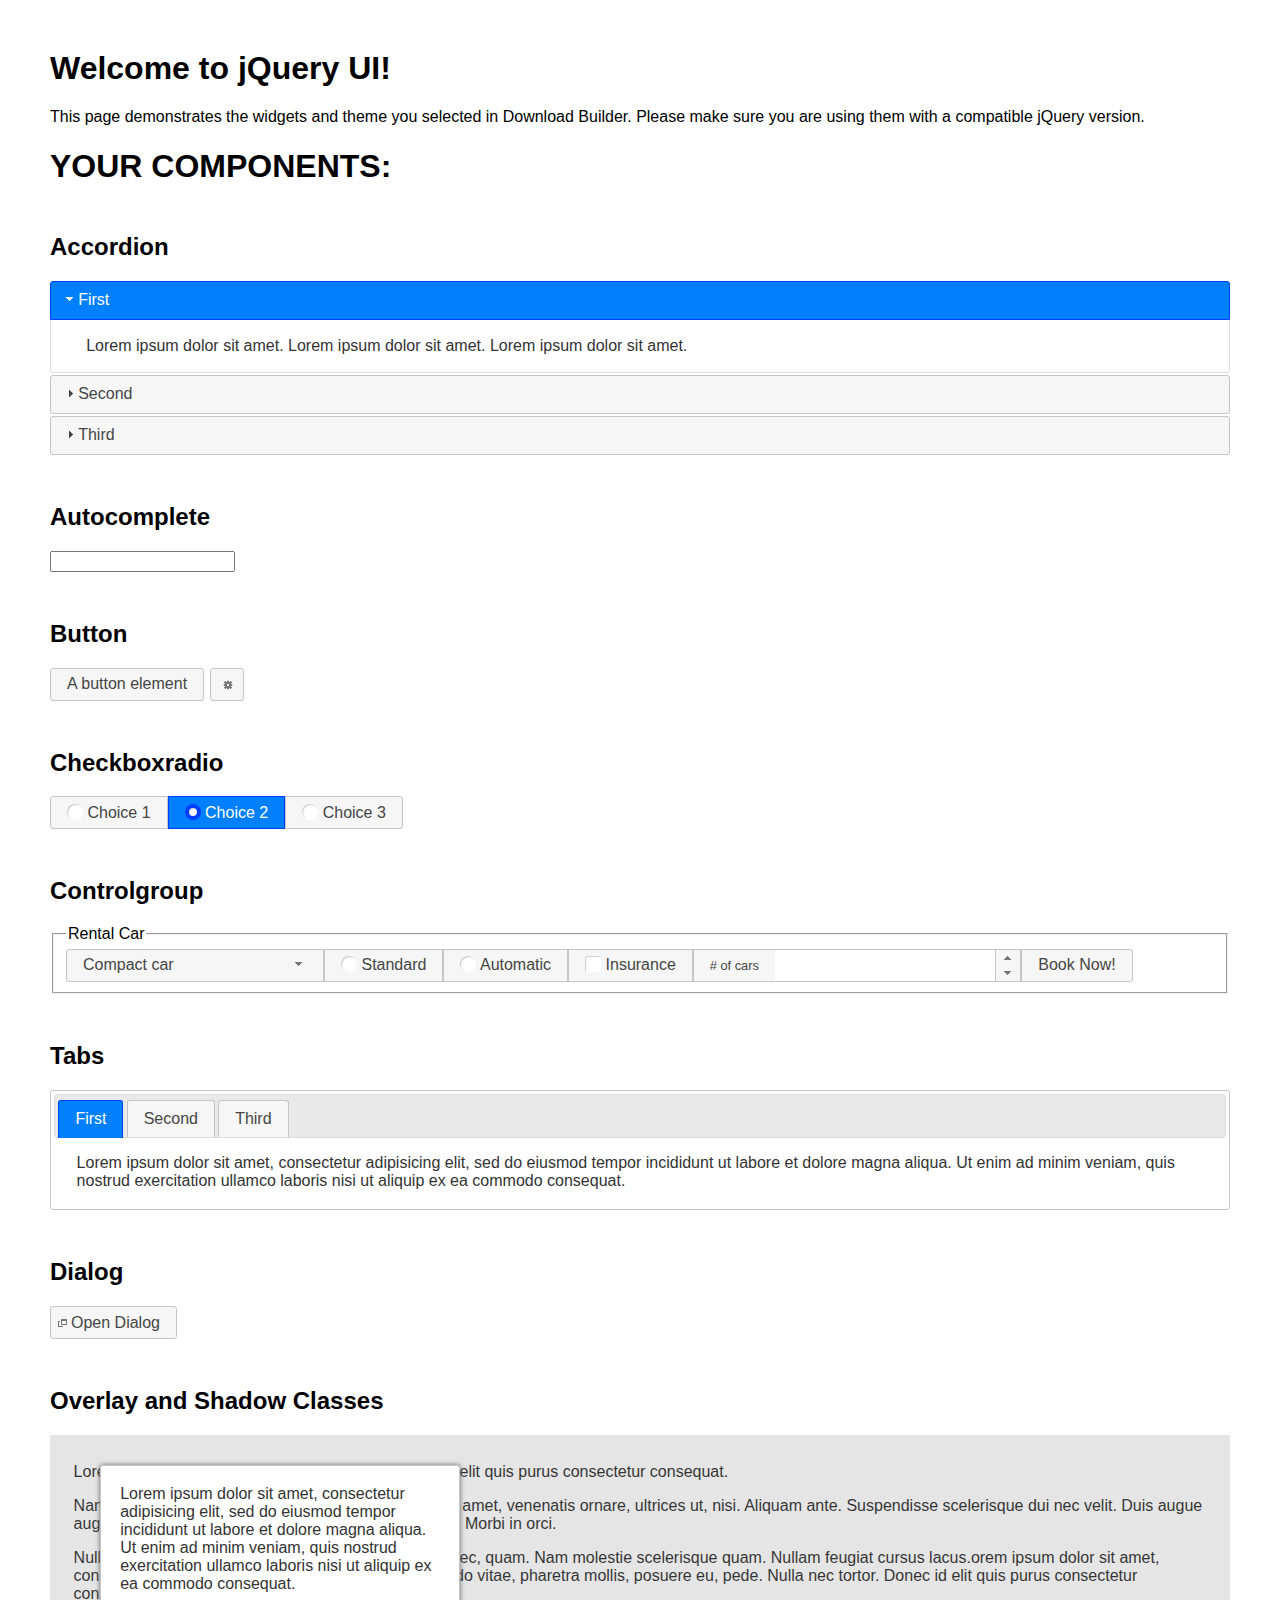
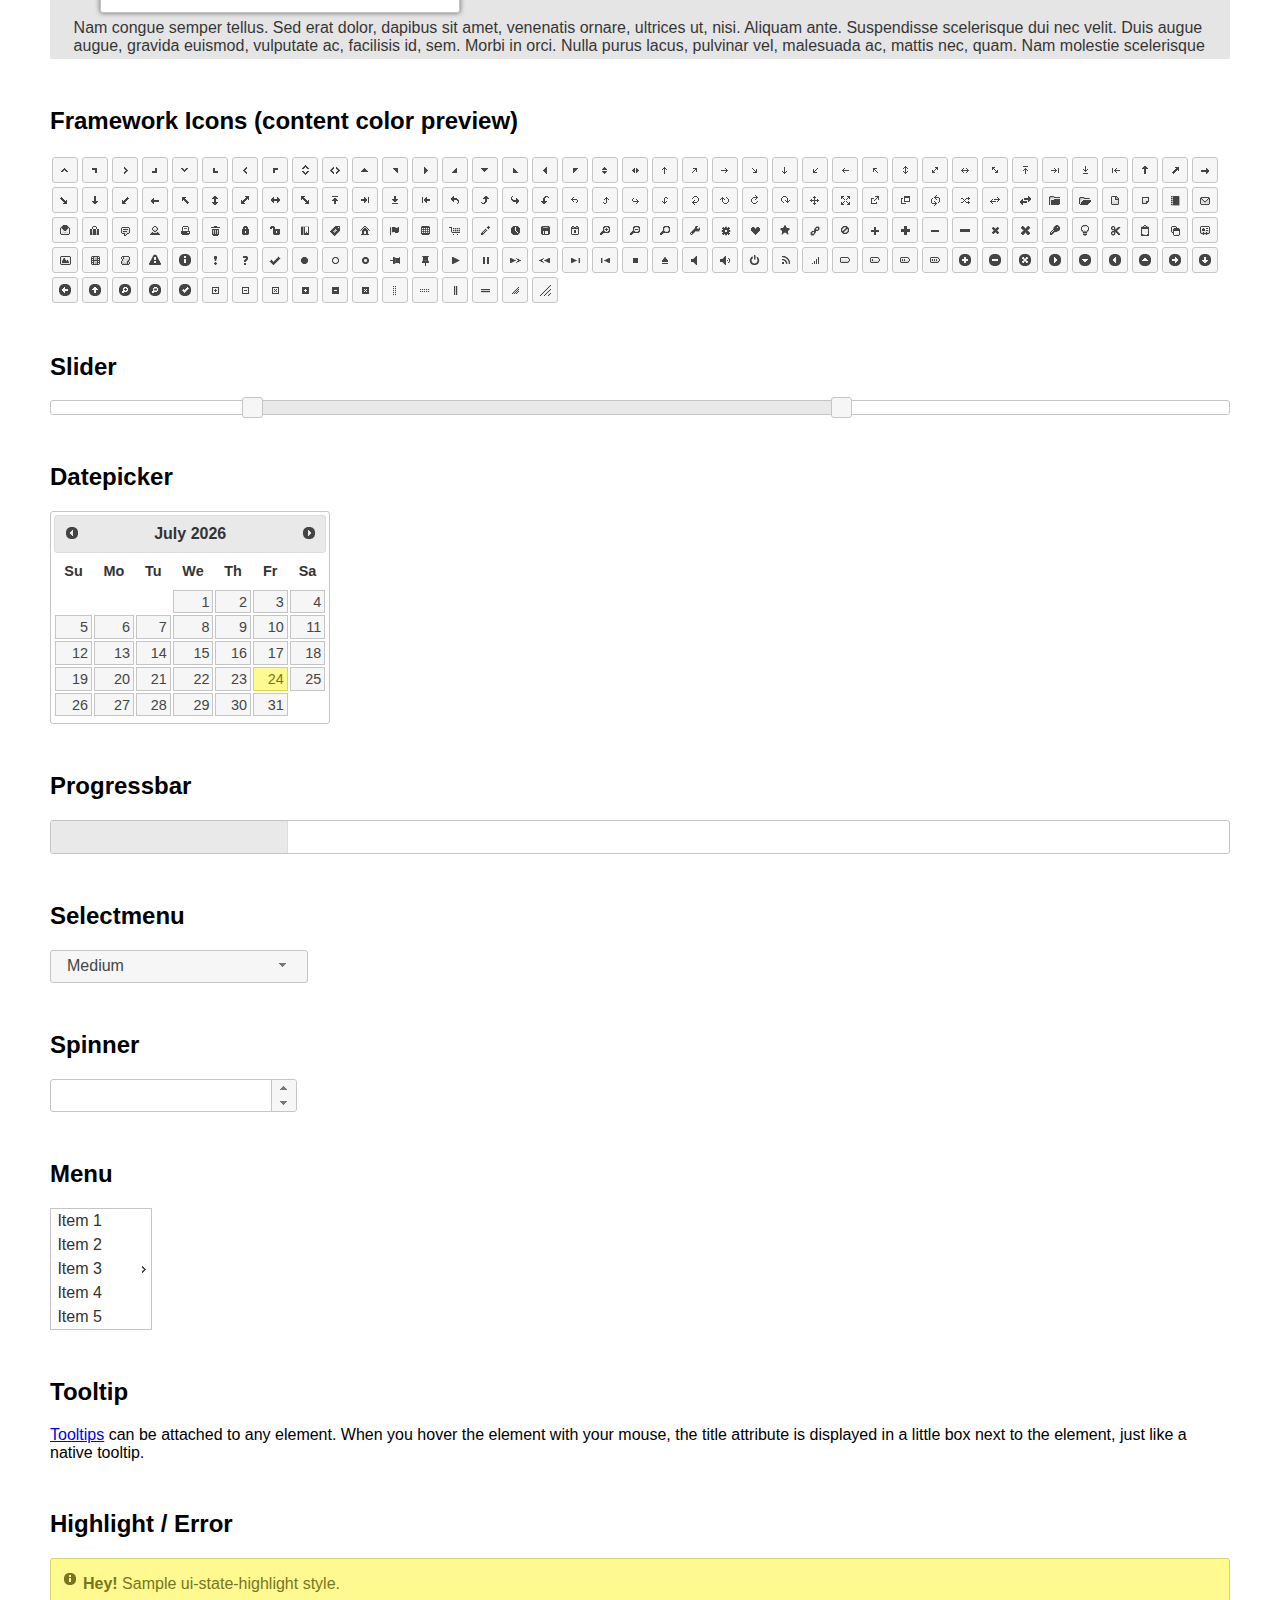
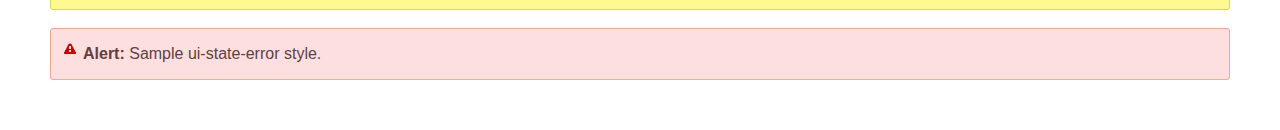
<file: jquery-ui-1.14.1.custom/index.html>
<!doctype html>
<html lang="us">
<head>
	<meta charset="utf-8">
	<title>jQuery UI Example Page</title>
	<link href="jquery-ui.css" rel="stylesheet">
	<style>
	body{
		font-family: "Trebuchet MS", sans-serif;
		margin: 50px;
	}
	.demoHeaders {
		margin-top: 2em;
	}
	#dialog-link {
		padding: .4em 1em .4em 20px;
		text-decoration: none;
		position: relative;
	}
	#dialog-link span.ui-icon {
		margin: 0 5px 0 0;
		position: absolute;
		left: .2em;
		top: 50%;
		margin-top: -8px;
	}
	#icons {
		margin: 0;
		padding: 0;
	}
	#icons li {
		margin: 2px;
		position: relative;
		padding: 4px 0;
		cursor: pointer;
		float: left;
		list-style: none;
	}
	#icons span.ui-icon {
		float: left;
		margin: 0 4px;
	}
	.fakewindowcontain .ui-widget-overlay {
		position: absolute;
	}
	select {
		width: 200px;
	}
	</style>
</head>
<body>

<h1>Welcome to jQuery UI!</h1>

<div class="ui-widget">
	<p>This page demonstrates the widgets and theme you selected in Download Builder. Please make sure you are using them with a compatible jQuery version.</p>
</div>

<h1>YOUR COMPONENTS:</h1>

<!-- Accordion -->
<h2 class="demoHeaders">Accordion</h2>
<div id="accordion">
	<h3>First</h3>
	<div>Lorem ipsum dolor sit amet. Lorem ipsum dolor sit amet. Lorem ipsum dolor sit amet.</div>
	<h3>Second</h3>
	<div>Phasellus mattis tincidunt nibh.</div>
	<h3>Third</h3>
	<div>Nam dui erat, auctor a, dignissim quis.</div>
</div>

<!-- Autocomplete -->
<h2 class="demoHeaders">Autocomplete</h2>
<div>
	<input id="autocomplete" title="type &quot;a&quot;">
</div>

<!-- Button -->
<h2 class="demoHeaders">Button</h2>
<button id="button">A button element</button>
<button id="button-icon">An icon-only button</button>

<!-- Checkboxradio -->
<h2 class="demoHeaders">Checkboxradio</h2>
<form style="margin-top: 1em;">
	<div id="radioset">
		<input type="radio" id="radio1" name="radio"><label for="radio1">Choice 1</label>
		<input type="radio" id="radio2" name="radio" checked="checked"><label for="radio2">Choice 2</label>
		<input type="radio" id="radio3" name="radio"><label for="radio3">Choice 3</label>
	</div>
</form>

<!-- Controlgroup -->
<h2 class="demoHeaders">Controlgroup</h2>
<fieldset>
	<legend>Rental Car</legend>
	<div id="controlgroup">
		<select id="car-type">
			<option>Compact car</option>
			<option>Midsize car</option>
			<option>Full size car</option>
			<option>SUV</option>
			<option>Luxury</option>
			<option>Truck</option>
			<option>Van</option>
		</select>
		<label for="transmission-standard">Standard</label>
		<input type="radio" name="transmission" id="transmission-standard">
		<label for="transmission-automatic">Automatic</label>
		<input type="radio" name="transmission" id="transmission-automatic">
		<label for="insurance">Insurance</label>
		<input type="checkbox" name="insurance" id="insurance">
		<label for="horizontal-spinner" class="ui-controlgroup-label"># of cars</label>
		<input id="horizontal-spinner" class="ui-spinner-input">
		<button>Book Now!</button>
	</div>
</fieldset>

<!-- Tabs -->
<h2 class="demoHeaders">Tabs</h2>
<div id="tabs">
	<ul>
		<li><a href="#tabs-1">First</a></li>
		<li><a href="#tabs-2">Second</a></li>
		<li><a href="#tabs-3">Third</a></li>
	</ul>
	<div id="tabs-1">Lorem ipsum dolor sit amet, consectetur adipisicing elit, sed do eiusmod tempor incididunt ut labore et dolore magna aliqua. Ut enim ad minim veniam, quis nostrud exercitation ullamco laboris nisi ut aliquip ex ea commodo consequat.</div>
	<div id="tabs-2">Phasellus mattis tincidunt nibh. Cras orci urna, blandit id, pretium vel, aliquet ornare, felis. Maecenas scelerisque sem non nisl. Fusce sed lorem in enim dictum bibendum.</div>
	<div id="tabs-3">Nam dui erat, auctor a, dignissim quis, sollicitudin eu, felis. Pellentesque nisi urna, interdum eget, sagittis et, consequat vestibulum, lacus. Mauris porttitor ullamcorper augue.</div>
</div>

<h2 class="demoHeaders">Dialog</h2>
<p>
	<button id="dialog-link" class="ui-button ui-corner-all ui-widget">
		<span class="ui-icon ui-icon-newwin"></span>Open Dialog
	</button>
</p>

<h2 class="demoHeaders">Overlay and Shadow Classes</h2>
<div style="position: relative; width: 96%; height: 200px; padding:1% 2%; overflow:hidden;" class="fakewindowcontain">
	<p>Lorem ipsum dolor sit amet,  Nulla nec tortor. Donec id elit quis purus consectetur consequat. </p><p>Nam congue semper tellus. Sed erat dolor, dapibus sit amet, venenatis ornare, ultrices ut, nisi. Aliquam ante. Suspendisse scelerisque dui nec velit. Duis augue augue, gravida euismod, vulputate ac, facilisis id, sem. Morbi in orci. </p><p>Nulla purus lacus, pulvinar vel, malesuada ac, mattis nec, quam. Nam molestie scelerisque quam. Nullam feugiat cursus lacus.orem ipsum dolor sit amet, consectetur adipiscing elit. Donec libero risus, commodo vitae, pharetra mollis, posuere eu, pede. Nulla nec tortor. Donec id elit quis purus consectetur consequat. </p><p>Nam congue semper tellus. Sed erat dolor, dapibus sit amet, venenatis ornare, ultrices ut, nisi. Aliquam ante. Suspendisse scelerisque dui nec velit. Duis augue augue, gravida euismod, vulputate ac, facilisis id, sem. Morbi in orci. Nulla purus lacus, pulvinar vel, malesuada ac, mattis nec, quam. Nam molestie scelerisque quam. </p><p>Nullam feugiat cursus lacus.orem ipsum dolor sit amet, consectetur adipiscing elit. Donec libero risus, commodo vitae, pharetra mollis, posuere eu, pede. Nulla nec tortor. Donec id elit quis purus consectetur consequat. Nam congue semper tellus. Sed erat dolor, dapibus sit amet, venenatis ornare, ultrices ut, nisi. Aliquam ante. </p><p>Suspendisse scelerisque dui nec velit. Duis augue augue, gravida euismod, vulputate ac, facilisis id, sem. Morbi in orci. Nulla purus lacus, pulvinar vel, malesuada ac, mattis nec, quam. Nam molestie scelerisque quam. Nullam feugiat cursus lacus.orem ipsum dolor sit amet, consectetur adipiscing elit. Donec libero risus, commodo vitae, pharetra mollis, posuere eu, pede. Nulla nec tortor. Donec id elit quis purus consectetur consequat. Nam congue semper tellus. Sed erat dolor, dapibus sit amet, venenatis ornare, ultrices ut, nisi. </p>

	<!-- ui-dialog -->
	<div class="ui-widget-overlay ui-front"></div>
	<div style="position: absolute; width: 320px; left: 50px; top: 30px; padding: 1.2em" class="ui-widget ui-front ui-widget-content ui-corner-all ui-widget-shadow">
		Lorem ipsum dolor sit amet, consectetur adipisicing elit, sed do eiusmod tempor incididunt ut labore et dolore magna aliqua. Ut enim ad minim veniam, quis nostrud exercitation ullamco laboris nisi ut aliquip ex ea commodo consequat.
	</div>

</div>

<!-- ui-dialog -->
<div id="dialog" title="Dialog Title">
	<p>Lorem ipsum dolor sit amet, consectetur adipisicing elit, sed do eiusmod tempor incididunt ut labore et dolore magna aliqua. Ut enim ad minim veniam, quis nostrud exercitation ullamco laboris nisi ut aliquip ex ea commodo consequat.</p>
</div>


<h2 class="demoHeaders">Framework Icons (content color preview)</h2>
<ul id="icons" class="ui-widget ui-helper-clearfix">
	<li class="ui-state-default ui-corner-all" title=".ui-icon-caret-1-n"><span class="ui-icon ui-icon-caret-1-n"></span></li>
	<li class="ui-state-default ui-corner-all" title=".ui-icon-caret-1-ne"><span class="ui-icon ui-icon-caret-1-ne"></span></li>
	<li class="ui-state-default ui-corner-all" title=".ui-icon-caret-1-e"><span class="ui-icon ui-icon-caret-1-e"></span></li>
	<li class="ui-state-default ui-corner-all" title=".ui-icon-caret-1-se"><span class="ui-icon ui-icon-caret-1-se"></span></li>
	<li class="ui-state-default ui-corner-all" title=".ui-icon-caret-1-s"><span class="ui-icon ui-icon-caret-1-s"></span></li>
	<li class="ui-state-default ui-corner-all" title=".ui-icon-caret-1-sw"><span class="ui-icon ui-icon-caret-1-sw"></span></li>
	<li class="ui-state-default ui-corner-all" title=".ui-icon-caret-1-w"><span class="ui-icon ui-icon-caret-1-w"></span></li>
	<li class="ui-state-default ui-corner-all" title=".ui-icon-caret-1-nw"><span class="ui-icon ui-icon-caret-1-nw"></span></li>
	<li class="ui-state-default ui-corner-all" title=".ui-icon-caret-2-n-s"><span class="ui-icon ui-icon-caret-2-n-s"></span></li>
	<li class="ui-state-default ui-corner-all" title=".ui-icon-caret-2-e-w"><span class="ui-icon ui-icon-caret-2-e-w"></span></li>
	<li class="ui-state-default ui-corner-all" title=".ui-icon-triangle-1-n"><span class="ui-icon ui-icon-triangle-1-n"></span></li>
	<li class="ui-state-default ui-corner-all" title=".ui-icon-triangle-1-ne"><span class="ui-icon ui-icon-triangle-1-ne"></span></li>
	<li class="ui-state-default ui-corner-all" title=".ui-icon-triangle-1-e"><span class="ui-icon ui-icon-triangle-1-e"></span></li>
	<li class="ui-state-default ui-corner-all" title=".ui-icon-triangle-1-se"><span class="ui-icon ui-icon-triangle-1-se"></span></li>
	<li class="ui-state-default ui-corner-all" title=".ui-icon-triangle-1-s"><span class="ui-icon ui-icon-triangle-1-s"></span></li>
	<li class="ui-state-default ui-corner-all" title=".ui-icon-triangle-1-sw"><span class="ui-icon ui-icon-triangle-1-sw"></span></li>
	<li class="ui-state-default ui-corner-all" title=".ui-icon-triangle-1-w"><span class="ui-icon ui-icon-triangle-1-w"></span></li>
	<li class="ui-state-default ui-corner-all" title=".ui-icon-triangle-1-nw"><span class="ui-icon ui-icon-triangle-1-nw"></span></li>
	<li class="ui-state-default ui-corner-all" title=".ui-icon-triangle-2-n-s"><span class="ui-icon ui-icon-triangle-2-n-s"></span></li>
	<li class="ui-state-default ui-corner-all" title=".ui-icon-triangle-2-e-w"><span class="ui-icon ui-icon-triangle-2-e-w"></span></li>
	<li class="ui-state-default ui-corner-all" title=".ui-icon-arrow-1-n"><span class="ui-icon ui-icon-arrow-1-n"></span></li>
	<li class="ui-state-default ui-corner-all" title=".ui-icon-arrow-1-ne"><span class="ui-icon ui-icon-arrow-1-ne"></span></li>
	<li class="ui-state-default ui-corner-all" title=".ui-icon-arrow-1-e"><span class="ui-icon ui-icon-arrow-1-e"></span></li>
	<li class="ui-state-default ui-corner-all" title=".ui-icon-arrow-1-se"><span class="ui-icon ui-icon-arrow-1-se"></span></li>
	<li class="ui-state-default ui-corner-all" title=".ui-icon-arrow-1-s"><span class="ui-icon ui-icon-arrow-1-s"></span></li>
	<li class="ui-state-default ui-corner-all" title=".ui-icon-arrow-1-sw"><span class="ui-icon ui-icon-arrow-1-sw"></span></li>
	<li class="ui-state-default ui-corner-all" title=".ui-icon-arrow-1-w"><span class="ui-icon ui-icon-arrow-1-w"></span></li>
	<li class="ui-state-default ui-corner-all" title=".ui-icon-arrow-1-nw"><span class="ui-icon ui-icon-arrow-1-nw"></span></li>
	<li class="ui-state-default ui-corner-all" title=".ui-icon-arrow-2-n-s"><span class="ui-icon ui-icon-arrow-2-n-s"></span></li>
	<li class="ui-state-default ui-corner-all" title=".ui-icon-arrow-2-ne-sw"><span class="ui-icon ui-icon-arrow-2-ne-sw"></span></li>
	<li class="ui-state-default ui-corner-all" title=".ui-icon-arrow-2-e-w"><span class="ui-icon ui-icon-arrow-2-e-w"></span></li>
	<li class="ui-state-default ui-corner-all" title=".ui-icon-arrow-2-se-nw"><span class="ui-icon ui-icon-arrow-2-se-nw"></span></li>
	<li class="ui-state-default ui-corner-all" title=".ui-icon-arrowstop-1-n"><span class="ui-icon ui-icon-arrowstop-1-n"></span></li>
	<li class="ui-state-default ui-corner-all" title=".ui-icon-arrowstop-1-e"><span class="ui-icon ui-icon-arrowstop-1-e"></span></li>
	<li class="ui-state-default ui-corner-all" title=".ui-icon-arrowstop-1-s"><span class="ui-icon ui-icon-arrowstop-1-s"></span></li>
	<li class="ui-state-default ui-corner-all" title=".ui-icon-arrowstop-1-w"><span class="ui-icon ui-icon-arrowstop-1-w"></span></li>
	<li class="ui-state-default ui-corner-all" title=".ui-icon-arrowthick-1-n"><span class="ui-icon ui-icon-arrowthick-1-n"></span></li>
	<li class="ui-state-default ui-corner-all" title=".ui-icon-arrowthick-1-ne"><span class="ui-icon ui-icon-arrowthick-1-ne"></span></li>
	<li class="ui-state-default ui-corner-all" title=".ui-icon-arrowthick-1-e"><span class="ui-icon ui-icon-arrowthick-1-e"></span></li>
	<li class="ui-state-default ui-corner-all" title=".ui-icon-arrowthick-1-se"><span class="ui-icon ui-icon-arrowthick-1-se"></span></li>
	<li class="ui-state-default ui-corner-all" title=".ui-icon-arrowthick-1-s"><span class="ui-icon ui-icon-arrowthick-1-s"></span></li>
	<li class="ui-state-default ui-corner-all" title=".ui-icon-arrowthick-1-sw"><span class="ui-icon ui-icon-arrowthick-1-sw"></span></li>
	<li class="ui-state-default ui-corner-all" title=".ui-icon-arrowthick-1-w"><span class="ui-icon ui-icon-arrowthick-1-w"></span></li>
	<li class="ui-state-default ui-corner-all" title=".ui-icon-arrowthick-1-nw"><span class="ui-icon ui-icon-arrowthick-1-nw"></span></li>
	<li class="ui-state-default ui-corner-all" title=".ui-icon-arrowthick-2-n-s"><span class="ui-icon ui-icon-arrowthick-2-n-s"></span></li>
	<li class="ui-state-default ui-corner-all" title=".ui-icon-arrowthick-2-ne-sw"><span class="ui-icon ui-icon-arrowthick-2-ne-sw"></span></li>
	<li class="ui-state-default ui-corner-all" title=".ui-icon-arrowthick-2-e-w"><span class="ui-icon ui-icon-arrowthick-2-e-w"></span></li>
	<li class="ui-state-default ui-corner-all" title=".ui-icon-arrowthick-2-se-nw"><span class="ui-icon ui-icon-arrowthick-2-se-nw"></span></li>
	<li class="ui-state-default ui-corner-all" title=".ui-icon-arrowthickstop-1-n"><span class="ui-icon ui-icon-arrowthickstop-1-n"></span></li>
	<li class="ui-state-default ui-corner-all" title=".ui-icon-arrowthickstop-1-e"><span class="ui-icon ui-icon-arrowthickstop-1-e"></span></li>
	<li class="ui-state-default ui-corner-all" title=".ui-icon-arrowthickstop-1-s"><span class="ui-icon ui-icon-arrowthickstop-1-s"></span></li>
	<li class="ui-state-default ui-corner-all" title=".ui-icon-arrowthickstop-1-w"><span class="ui-icon ui-icon-arrowthickstop-1-w"></span></li>
	<li class="ui-state-default ui-corner-all" title=".ui-icon-arrowreturnthick-1-w"><span class="ui-icon ui-icon-arrowreturnthick-1-w"></span></li>
	<li class="ui-state-default ui-corner-all" title=".ui-icon-arrowreturnthick-1-n"><span class="ui-icon ui-icon-arrowreturnthick-1-n"></span></li>
	<li class="ui-state-default ui-corner-all" title=".ui-icon-arrowreturnthick-1-e"><span class="ui-icon ui-icon-arrowreturnthick-1-e"></span></li>
	<li class="ui-state-default ui-corner-all" title=".ui-icon-arrowreturnthick-1-s"><span class="ui-icon ui-icon-arrowreturnthick-1-s"></span></li>
	<li class="ui-state-default ui-corner-all" title=".ui-icon-arrowreturn-1-w"><span class="ui-icon ui-icon-arrowreturn-1-w"></span></li>
	<li class="ui-state-default ui-corner-all" title=".ui-icon-arrowreturn-1-n"><span class="ui-icon ui-icon-arrowreturn-1-n"></span></li>
	<li class="ui-state-default ui-corner-all" title=".ui-icon-arrowreturn-1-e"><span class="ui-icon ui-icon-arrowreturn-1-e"></span></li>
	<li class="ui-state-default ui-corner-all" title=".ui-icon-arrowreturn-1-s"><span class="ui-icon ui-icon-arrowreturn-1-s"></span></li>
	<li class="ui-state-default ui-corner-all" title=".ui-icon-arrowrefresh-1-w"><span class="ui-icon ui-icon-arrowrefresh-1-w"></span></li>
	<li class="ui-state-default ui-corner-all" title=".ui-icon-arrowrefresh-1-n"><span class="ui-icon ui-icon-arrowrefresh-1-n"></span></li>
	<li class="ui-state-default ui-corner-all" title=".ui-icon-arrowrefresh-1-e"><span class="ui-icon ui-icon-arrowrefresh-1-e"></span></li>
	<li class="ui-state-default ui-corner-all" title=".ui-icon-arrowrefresh-1-s"><span class="ui-icon ui-icon-arrowrefresh-1-s"></span></li>
	<li class="ui-state-default ui-corner-all" title=".ui-icon-arrow-4"><span class="ui-icon ui-icon-arrow-4"></span></li>
	<li class="ui-state-default ui-corner-all" title=".ui-icon-arrow-4-diag"><span class="ui-icon ui-icon-arrow-4-diag"></span></li>
	<li class="ui-state-default ui-corner-all" title=".ui-icon-extlink"><span class="ui-icon ui-icon-extlink"></span></li>
	<li class="ui-state-default ui-corner-all" title=".ui-icon-newwin"><span class="ui-icon ui-icon-newwin"></span></li>
	<li class="ui-state-default ui-corner-all" title=".ui-icon-refresh"><span class="ui-icon ui-icon-refresh"></span></li>
	<li class="ui-state-default ui-corner-all" title=".ui-icon-shuffle"><span class="ui-icon ui-icon-shuffle"></span></li>
	<li class="ui-state-default ui-corner-all" title=".ui-icon-transfer-e-w"><span class="ui-icon ui-icon-transfer-e-w"></span></li>
	<li class="ui-state-default ui-corner-all" title=".ui-icon-transferthick-e-w"><span class="ui-icon ui-icon-transferthick-e-w"></span></li>
	<li class="ui-state-default ui-corner-all" title=".ui-icon-folder-collapsed"><span class="ui-icon ui-icon-folder-collapsed"></span></li>
	<li class="ui-state-default ui-corner-all" title=".ui-icon-folder-open"><span class="ui-icon ui-icon-folder-open"></span></li>
	<li class="ui-state-default ui-corner-all" title=".ui-icon-document"><span class="ui-icon ui-icon-document"></span></li>
	<li class="ui-state-default ui-corner-all" title=".ui-icon-document-b"><span class="ui-icon ui-icon-document-b"></span></li>
	<li class="ui-state-default ui-corner-all" title=".ui-icon-note"><span class="ui-icon ui-icon-note"></span></li>
	<li class="ui-state-default ui-corner-all" title=".ui-icon-mail-closed"><span class="ui-icon ui-icon-mail-closed"></span></li>
	<li class="ui-state-default ui-corner-all" title=".ui-icon-mail-open"><span class="ui-icon ui-icon-mail-open"></span></li>
	<li class="ui-state-default ui-corner-all" title=".ui-icon-suitcase"><span class="ui-icon ui-icon-suitcase"></span></li>
	<li class="ui-state-default ui-corner-all" title=".ui-icon-comment"><span class="ui-icon ui-icon-comment"></span></li>
	<li class="ui-state-default ui-corner-all" title=".ui-icon-person"><span class="ui-icon ui-icon-person"></span></li>
	<li class="ui-state-default ui-corner-all" title=".ui-icon-print"><span class="ui-icon ui-icon-print"></span></li>
	<li class="ui-state-default ui-corner-all" title=".ui-icon-trash"><span class="ui-icon ui-icon-trash"></span></li>
	<li class="ui-state-default ui-corner-all" title=".ui-icon-locked"><span class="ui-icon ui-icon-locked"></span></li>
	<li class="ui-state-default ui-corner-all" title=".ui-icon-unlocked"><span class="ui-icon ui-icon-unlocked"></span></li>
	<li class="ui-state-default ui-corner-all" title=".ui-icon-bookmark"><span class="ui-icon ui-icon-bookmark"></span></li>
	<li class="ui-state-default ui-corner-all" title=".ui-icon-tag"><span class="ui-icon ui-icon-tag"></span></li>
	<li class="ui-state-default ui-corner-all" title=".ui-icon-home"><span class="ui-icon ui-icon-home"></span></li>
	<li class="ui-state-default ui-corner-all" title=".ui-icon-flag"><span class="ui-icon ui-icon-flag"></span></li>
	<li class="ui-state-default ui-corner-all" title=".ui-icon-calculator"><span class="ui-icon ui-icon-calculator"></span></li>
	<li class="ui-state-default ui-corner-all" title=".ui-icon-cart"><span class="ui-icon ui-icon-cart"></span></li>
	<li class="ui-state-default ui-corner-all" title=".ui-icon-pencil"><span class="ui-icon ui-icon-pencil"></span></li>
	<li class="ui-state-default ui-corner-all" title=".ui-icon-clock"><span class="ui-icon ui-icon-clock"></span></li>
	<li class="ui-state-default ui-corner-all" title=".ui-icon-disk"><span class="ui-icon ui-icon-disk"></span></li>
	<li class="ui-state-default ui-corner-all" title=".ui-icon-calendar"><span class="ui-icon ui-icon-calendar"></span></li>
	<li class="ui-state-default ui-corner-all" title=".ui-icon-zoomin"><span class="ui-icon ui-icon-zoomin"></span></li>
	<li class="ui-state-default ui-corner-all" title=".ui-icon-zoomout"><span class="ui-icon ui-icon-zoomout"></span></li>
	<li class="ui-state-default ui-corner-all" title=".ui-icon-search"><span class="ui-icon ui-icon-search"></span></li>
	<li class="ui-state-default ui-corner-all" title=".ui-icon-wrench"><span class="ui-icon ui-icon-wrench"></span></li>
	<li class="ui-state-default ui-corner-all" title=".ui-icon-gear"><span class="ui-icon ui-icon-gear"></span></li>
	<li class="ui-state-default ui-corner-all" title=".ui-icon-heart"><span class="ui-icon ui-icon-heart"></span></li>
	<li class="ui-state-default ui-corner-all" title=".ui-icon-star"><span class="ui-icon ui-icon-star"></span></li>
	<li class="ui-state-default ui-corner-all" title=".ui-icon-link"><span class="ui-icon ui-icon-link"></span></li>
	<li class="ui-state-default ui-corner-all" title=".ui-icon-cancel"><span class="ui-icon ui-icon-cancel"></span></li>
	<li class="ui-state-default ui-corner-all" title=".ui-icon-plus"><span class="ui-icon ui-icon-plus"></span></li>
	<li class="ui-state-default ui-corner-all" title=".ui-icon-plusthick"><span class="ui-icon ui-icon-plusthick"></span></li>
	<li class="ui-state-default ui-corner-all" title=".ui-icon-minus"><span class="ui-icon ui-icon-minus"></span></li>
	<li class="ui-state-default ui-corner-all" title=".ui-icon-minusthick"><span class="ui-icon ui-icon-minusthick"></span></li>
	<li class="ui-state-default ui-corner-all" title=".ui-icon-close"><span class="ui-icon ui-icon-close"></span></li>
	<li class="ui-state-default ui-corner-all" title=".ui-icon-closethick"><span class="ui-icon ui-icon-closethick"></span></li>
	<li class="ui-state-default ui-corner-all" title=".ui-icon-key"><span class="ui-icon ui-icon-key"></span></li>
	<li class="ui-state-default ui-corner-all" title=".ui-icon-lightbulb"><span class="ui-icon ui-icon-lightbulb"></span></li>
	<li class="ui-state-default ui-corner-all" title=".ui-icon-scissors"><span class="ui-icon ui-icon-scissors"></span></li>
	<li class="ui-state-default ui-corner-all" title=".ui-icon-clipboard"><span class="ui-icon ui-icon-clipboard"></span></li>
	<li class="ui-state-default ui-corner-all" title=".ui-icon-copy"><span class="ui-icon ui-icon-copy"></span></li>
	<li class="ui-state-default ui-corner-all" title=".ui-icon-contact"><span class="ui-icon ui-icon-contact"></span></li>
	<li class="ui-state-default ui-corner-all" title=".ui-icon-image"><span class="ui-icon ui-icon-image"></span></li>
	<li class="ui-state-default ui-corner-all" title=".ui-icon-video"><span class="ui-icon ui-icon-video"></span></li>
	<li class="ui-state-default ui-corner-all" title=".ui-icon-script"><span class="ui-icon ui-icon-script"></span></li>
	<li class="ui-state-default ui-corner-all" title=".ui-icon-alert"><span class="ui-icon ui-icon-alert"></span></li>
	<li class="ui-state-default ui-corner-all" title=".ui-icon-info"><span class="ui-icon ui-icon-info"></span></li>
	<li class="ui-state-default ui-corner-all" title=".ui-icon-notice"><span class="ui-icon ui-icon-notice"></span></li>
	<li class="ui-state-default ui-corner-all" title=".ui-icon-help"><span class="ui-icon ui-icon-help"></span></li>
	<li class="ui-state-default ui-corner-all" title=".ui-icon-check"><span class="ui-icon ui-icon-check"></span></li>
	<li class="ui-state-default ui-corner-all" title=".ui-icon-bullet"><span class="ui-icon ui-icon-bullet"></span></li>
	<li class="ui-state-default ui-corner-all" title=".ui-icon-radio-off"><span class="ui-icon ui-icon-radio-off"></span></li>
	<li class="ui-state-default ui-corner-all" title=".ui-icon-radio-on"><span class="ui-icon ui-icon-radio-on"></span></li>
	<li class="ui-state-default ui-corner-all" title=".ui-icon-pin-w"><span class="ui-icon ui-icon-pin-w"></span></li>
	<li class="ui-state-default ui-corner-all" title=".ui-icon-pin-s"><span class="ui-icon ui-icon-pin-s"></span></li>
	<li class="ui-state-default ui-corner-all" title=".ui-icon-play"><span class="ui-icon ui-icon-play"></span></li>
	<li class="ui-state-default ui-corner-all" title=".ui-icon-pause"><span class="ui-icon ui-icon-pause"></span></li>
	<li class="ui-state-default ui-corner-all" title=".ui-icon-seek-next"><span class="ui-icon ui-icon-seek-next"></span></li>
	<li class="ui-state-default ui-corner-all" title=".ui-icon-seek-prev"><span class="ui-icon ui-icon-seek-prev"></span></li>
	<li class="ui-state-default ui-corner-all" title=".ui-icon-seek-end"><span class="ui-icon ui-icon-seek-end"></span></li>
	<li class="ui-state-default ui-corner-all" title=".ui-icon-seek-first"><span class="ui-icon ui-icon-seek-first"></span></li>
	<li class="ui-state-default ui-corner-all" title=".ui-icon-stop"><span class="ui-icon ui-icon-stop"></span></li>
	<li class="ui-state-default ui-corner-all" title=".ui-icon-eject"><span class="ui-icon ui-icon-eject"></span></li>
	<li class="ui-state-default ui-corner-all" title=".ui-icon-volume-off"><span class="ui-icon ui-icon-volume-off"></span></li>
	<li class="ui-state-default ui-corner-all" title=".ui-icon-volume-on"><span class="ui-icon ui-icon-volume-on"></span></li>
	<li class="ui-state-default ui-corner-all" title=".ui-icon-power"><span class="ui-icon ui-icon-power"></span></li>
	<li class="ui-state-default ui-corner-all" title=".ui-icon-signal-diag"><span class="ui-icon ui-icon-signal-diag"></span></li>
	<li class="ui-state-default ui-corner-all" title=".ui-icon-signal"><span class="ui-icon ui-icon-signal"></span></li>
	<li class="ui-state-default ui-corner-all" title=".ui-icon-battery-0"><span class="ui-icon ui-icon-battery-0"></span></li>
	<li class="ui-state-default ui-corner-all" title=".ui-icon-battery-1"><span class="ui-icon ui-icon-battery-1"></span></li>
	<li class="ui-state-default ui-corner-all" title=".ui-icon-battery-2"><span class="ui-icon ui-icon-battery-2"></span></li>
	<li class="ui-state-default ui-corner-all" title=".ui-icon-battery-3"><span class="ui-icon ui-icon-battery-3"></span></li>
	<li class="ui-state-default ui-corner-all" title=".ui-icon-circle-plus"><span class="ui-icon ui-icon-circle-plus"></span></li>
	<li class="ui-state-default ui-corner-all" title=".ui-icon-circle-minus"><span class="ui-icon ui-icon-circle-minus"></span></li>
	<li class="ui-state-default ui-corner-all" title=".ui-icon-circle-close"><span class="ui-icon ui-icon-circle-close"></span></li>
	<li class="ui-state-default ui-corner-all" title=".ui-icon-circle-triangle-e"><span class="ui-icon ui-icon-circle-triangle-e"></span></li>
	<li class="ui-state-default ui-corner-all" title=".ui-icon-circle-triangle-s"><span class="ui-icon ui-icon-circle-triangle-s"></span></li>
	<li class="ui-state-default ui-corner-all" title=".ui-icon-circle-triangle-w"><span class="ui-icon ui-icon-circle-triangle-w"></span></li>
	<li class="ui-state-default ui-corner-all" title=".ui-icon-circle-triangle-n"><span class="ui-icon ui-icon-circle-triangle-n"></span></li>
	<li class="ui-state-default ui-corner-all" title=".ui-icon-circle-arrow-e"><span class="ui-icon ui-icon-circle-arrow-e"></span></li>
	<li class="ui-state-default ui-corner-all" title=".ui-icon-circle-arrow-s"><span class="ui-icon ui-icon-circle-arrow-s"></span></li>
	<li class="ui-state-default ui-corner-all" title=".ui-icon-circle-arrow-w"><span class="ui-icon ui-icon-circle-arrow-w"></span></li>
	<li class="ui-state-default ui-corner-all" title=".ui-icon-circle-arrow-n"><span class="ui-icon ui-icon-circle-arrow-n"></span></li>
	<li class="ui-state-default ui-corner-all" title=".ui-icon-circle-zoomin"><span class="ui-icon ui-icon-circle-zoomin"></span></li>
	<li class="ui-state-default ui-corner-all" title=".ui-icon-circle-zoomout"><span class="ui-icon ui-icon-circle-zoomout"></span></li>
	<li class="ui-state-default ui-corner-all" title=".ui-icon-circle-check"><span class="ui-icon ui-icon-circle-check"></span></li>
	<li class="ui-state-default ui-corner-all" title=".ui-icon-circlesmall-plus"><span class="ui-icon ui-icon-circlesmall-plus"></span></li>
	<li class="ui-state-default ui-corner-all" title=".ui-icon-circlesmall-minus"><span class="ui-icon ui-icon-circlesmall-minus"></span></li>
	<li class="ui-state-default ui-corner-all" title=".ui-icon-circlesmall-close"><span class="ui-icon ui-icon-circlesmall-close"></span></li>
	<li class="ui-state-default ui-corner-all" title=".ui-icon-squaresmall-plus"><span class="ui-icon ui-icon-squaresmall-plus"></span></li>
	<li class="ui-state-default ui-corner-all" title=".ui-icon-squaresmall-minus"><span class="ui-icon ui-icon-squaresmall-minus"></span></li>
	<li class="ui-state-default ui-corner-all" title=".ui-icon-squaresmall-close"><span class="ui-icon ui-icon-squaresmall-close"></span></li>
	<li class="ui-state-default ui-corner-all" title=".ui-icon-grip-dotted-vertical"><span class="ui-icon ui-icon-grip-dotted-vertical"></span></li>
	<li class="ui-state-default ui-corner-all" title=".ui-icon-grip-dotted-horizontal"><span class="ui-icon ui-icon-grip-dotted-horizontal"></span></li>
	<li class="ui-state-default ui-corner-all" title=".ui-icon-grip-solid-vertical"><span class="ui-icon ui-icon-grip-solid-vertical"></span></li>
	<li class="ui-state-default ui-corner-all" title=".ui-icon-grip-solid-horizontal"><span class="ui-icon ui-icon-grip-solid-horizontal"></span></li>
	<li class="ui-state-default ui-corner-all" title=".ui-icon-gripsmall-diagonal-se"><span class="ui-icon ui-icon-gripsmall-diagonal-se"></span></li>
	<li class="ui-state-default ui-corner-all" title=".ui-icon-grip-diagonal-se"><span class="ui-icon ui-icon-grip-diagonal-se"></span></li>
</ul>

<!-- Slider -->
<h2 class="demoHeaders">Slider</h2>
<div id="slider"></div>

<!-- Datepicker -->
<h2 class="demoHeaders">Datepicker</h2>
<div id="datepicker"></div>

<!-- Progressbar -->
<h2 class="demoHeaders">Progressbar</h2>
<div id="progressbar"></div>

<!-- Progressbar -->
<h2 class="demoHeaders">Selectmenu</h2>
<select id="selectmenu">
	<option>Slower</option>
	<option>Slow</option>
	<option selected="selected">Medium</option>
	<option>Fast</option>
	<option>Faster</option>
</select>

<!-- Spinner -->
<h2 class="demoHeaders">Spinner</h2>
<input id="spinner">

<!-- Menu -->
<h2 class="demoHeaders">Menu</h2>
<ul style="width:100px;" id="menu">
	<li><div>Item 1</div></li>
	<li><div>Item 2</div></li>
	<li><div>Item 3</div>
		<ul>
			<li><div>Item 3-1</div></li>
			<li><div>Item 3-2</div></li>
			<li><div>Item 3-3</div></li>
			<li><div>Item 3-4</div></li>
			<li><div>Item 3-5</div></li>
		</ul>
	</li>
	<li><div>Item 4</div></li>
	<li><div>Item 5</div></li>
</ul>

<!-- Tooltip -->
<h2 class="demoHeaders">Tooltip</h2>
<p id="tooltip">
	<a href="#" title="That&apos;s what this widget is">Tooltips</a> can be attached to any element. When you hover
the element with your mouse, the title attribute is displayed in a little box next to the element, just like a native tooltip.
</p>

<!-- Highlight / Error -->
<h2 class="demoHeaders">Highlight / Error</h2>
<div class="ui-widget">
	<div class="ui-state-highlight ui-corner-all" style="margin-top: 20px; padding: 0 .7em;">
		<p><span class="ui-icon ui-icon-info" style="float: left; margin-right: .3em;"></span>
		<strong>Hey!</strong> Sample ui-state-highlight style.</p>
	</div>
</div>
<br>
<div class="ui-widget">
	<div class="ui-state-error ui-corner-all" style="padding: 0 .7em;">
		<p><span class="ui-icon ui-icon-alert" style="float: left; margin-right: .3em;"></span>
		<strong>Alert:</strong> Sample ui-state-error style.</p>
	</div>
</div>

<script src="external/jquery/jquery.js"></script>
<script src="jquery-ui.js"></script>
<script>
$( "#accordion" ).accordion();

var availableTags = [
	"ActionScript",
	"AppleScript",
	"Asp",
	"BASIC",
	"C",
	"C++",
	"Clojure",
	"COBOL",
	"ColdFusion",
	"Erlang",
	"Fortran",
	"Groovy",
	"Haskell",
	"Java",
	"JavaScript",
	"Lisp",
	"Perl",
	"PHP",
	"Python",
	"Ruby",
	"Scala",
	"Scheme"
];
$( "#autocomplete" ).autocomplete({
	source: availableTags
});

$( "#button" ).button();
$( "#button-icon" ).button({
	icon: "ui-icon-gear",
	showLabel: false
});

$( "#radioset" ).controlgroup();

$( "#controlgroup" ).controlgroup();

$( "#tabs" ).tabs();

$( "#dialog" ).dialog({
	autoOpen: false,
	width: 400,
	buttons: [
		{
			text: "Ok",
			click: function() {
				$( this ).dialog( "close" );
			}
		},
		{
			text: "Cancel",
			click: function() {
				$( this ).dialog( "close" );
			}
		}
	]
});

// Link to open the dialog
$( "#dialog-link" ).click(function( event ) {
	$( "#dialog" ).dialog( "open" );
	event.preventDefault();
});

$( "#datepicker" ).datepicker({
	inline: true
});

$( "#slider" ).slider({
	range: true,
	values: [ 17, 67 ]
});

$( "#progressbar" ).progressbar({
	value: 20
});

$( "#spinner" ).spinner();

$( "#menu" ).menu();

$( "#tooltip" ).tooltip();

$( "#selectmenu" ).selectmenu();

// Hover states on the static widgets
$( "#dialog-link, #icons li" ).hover(
	function() {
		$( this ).addClass( "ui-state-hover" );
	},
	function() {
		$( this ).removeClass( "ui-state-hover" );
	}
);
</script>
</body>
</html>
</file>
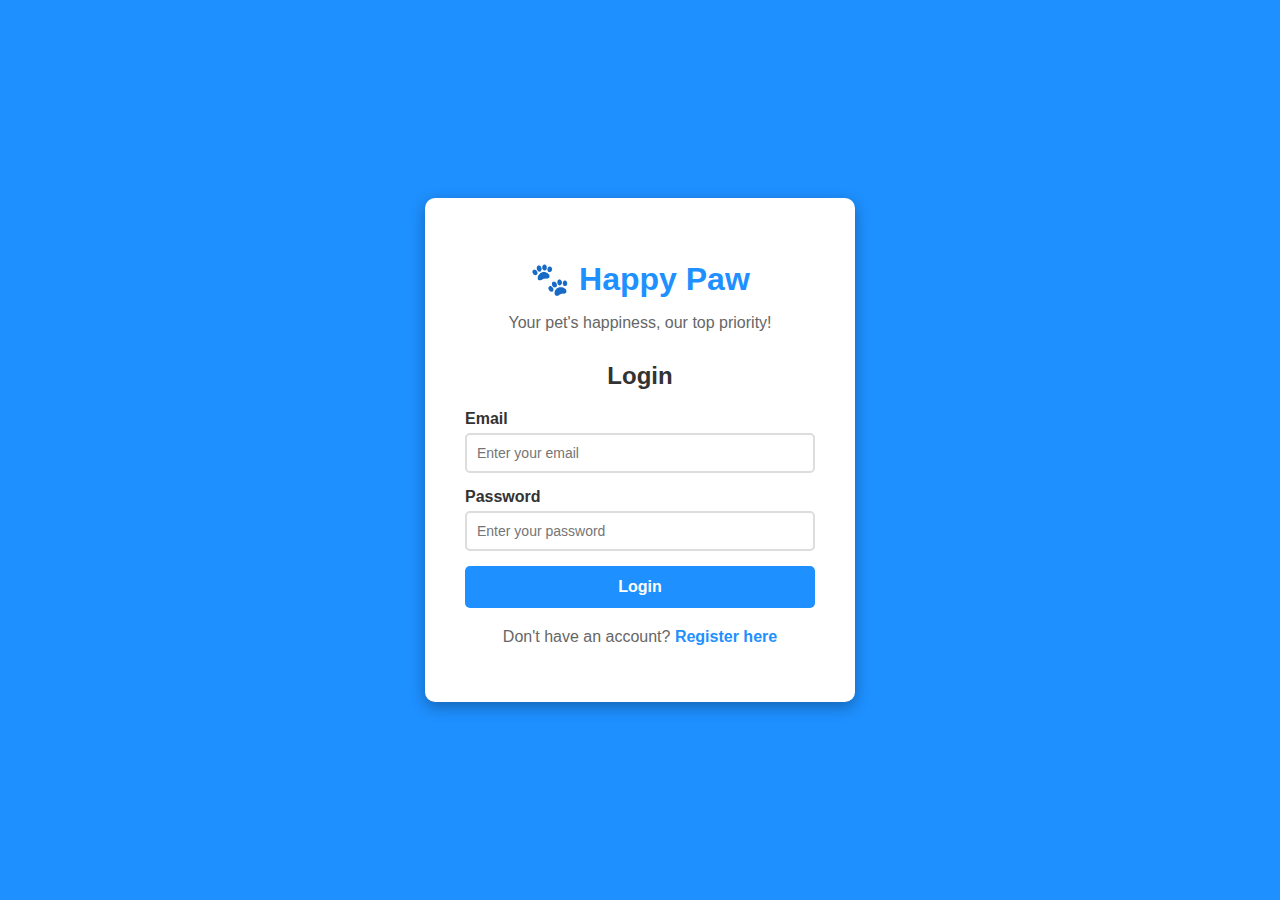
<file: login copy.html>
<!DOCTYPE html>
<html lang="en">
  <head>
    <meta charset="UTF-8" />
    <title>Happy Paw - Login</title>
    <style>
      body {
        font-family: Arial, sans-serif;
        background: #1e90ff;
        display: flex;
        justify-content: center;
        align-items: center;
        min-height: 100vh;
        margin: 0;
      }

      .container {
        background: white;
        padding: 40px;
        border-radius: 10px;
        box-shadow: 0 5px 15px rgba(0, 0, 0, 0.3);
        width: 350px;
      }

      h1 {
        color: #1e90ff;
        text-align: center;
        margin-bottom: 10px;
      }

      .subtitle {
        text-align: center;
        color: #666;
        margin-bottom: 30px;
      }

      .message {
        padding: 10px;
        border-radius: 5px;
        margin-bottom: 15px;
        display: none;
      }

      .error {
        background: #f8d7da;
        color: #721c24;
      }

      .success {
        background: #d4edda;
        color: #155724;
      }

      label {
        display: block;
        margin-bottom: 5px;
        font-weight: bold;
        color: #333;
      }

      input {
        width: 100%;
        padding: 10px;
        margin-bottom: 15px;
        border: 2px solid #ddd;
        border-radius: 5px;
        box-sizing: border-box;
        font-size: 14px;
      }

      input:focus {
        outline: none;
        border-color: #1e90ff;
      }

      button {
        width: 100%;
        padding: 12px;
        background: #1e90ff;
        color: white;
        border: none;
        border-radius: 5px;
        font-size: 16px;
        font-weight: bold;
        cursor: pointer;
      }

      button:hover {
        background: #1873cc;
      }

      .toggle-text {
        text-align: center;
        margin-top: 20px;
        color: #666;
      }

      .toggle-text a {
        color: #1e90ff;
        cursor: pointer;
        font-weight: bold;
        text-decoration: none;
      }

      .toggle-text a:hover {
        text-decoration: underline;
      }

      .hidden {
        display: none;
      }
    </style>
    <script src="https://code.jquery.com/jquery-3.7.0.min.js"></script>
  </head>
  <body>
    <div class="container">
      <h1>🐾 Happy Paw</h1>
      <p class="subtitle">Your pet's happiness, our top priority!</p>

      <!-- Message area for errors/success -->
      <div id="message" class="message"></div>

      <!-- LOGIN FORM -->
      <div id="login-section">
        <h2 style="text-align: center; color: #333">Login</h2>

        <label>Email</label>
        <input type="email" id="login-email" placeholder="Enter your email" />

        <label>Password</label>
        <input
          type="password"
          id="login-password"
          placeholder="Enter your password"
        />

        <button id="login-button">Login</button>

        <p class="toggle-text">
          Don't have an account? <a id="go-to-register">Register here</a>
        </p>
      </div>

      <!-- REGISTER FORM -->
      <div id="register-section" class="hidden">
        <h2 style="text-align: center; color: #333">Register</h2>

        <label>Full Name</label>
        <input
          type="text"
          id="register-name"
          placeholder="Enter your full name"
        />

        <label>Email</label>
        <input
          type="email"
          id="register-email"
          placeholder="Enter your email"
        />

        <label>Password</label>
        <input
          type="password"
          id="register-password"
          placeholder="Create a password (min 6 chars)"
        />

        <label>Confirm Password</label>
        <input
          type="password"
          id="register-confirm"
          placeholder="Confirm your password"
        />

        <button id="register-button">Register</button>

        <p class="toggle-text">
          Already have an account? <a id="go-to-login">Login here</a>
        </p>
      </div>
    </div>

    <script>
      // When page loads, run this code
      $(function () {
        // Create storage if it doesn't exist
        if (!localStorage.getItem("happypaw_users")) {
          localStorage.setItem("happypaw_users", JSON.stringify({}));
        }

        // SWITCH BETWEEN LOGIN AND REGISTER
        $("#go-to-register").click(function () {
          $("#login-section").addClass("hidden");
          $("#register-section").removeClass("hidden");
          hideMessage();
        });

        $("#go-to-login").click(function () {
          $("#register-section").addClass("hidden");
          $("#login-section").removeClass("hidden");
          hideMessage();
        });

        // SHOW ERROR MESSAGE
        function showError(text) {
          $("#message")
            .removeClass("success")
            .addClass("error")
            .text(text)
            .show();
        }

        // SHOW SUCCESS MESSAGE
        function showSuccess(text) {
          $("#message")
            .removeClass("error")
            .addClass("success")
            .text(text)
            .show();
        }

        // HIDE MESSAGE
        function hideMessage() {
          $("#message").hide();
        }

        // GET ALL USERS FROM STORAGE
        function getAllUsers() {
          return JSON.parse(localStorage.getItem("happypaw_users"));
        }

        // SAVE USERS TO STORAGE
        function saveAllUsers(users) {
          localStorage.setItem("happypaw_users", JSON.stringify(users));
        }

        // REGISTER BUTTON CLICK
        $("#register-button").click(function () {
          var name = $("#register-name").val().trim();
          var email = $("#register-email").val().trim().toLowerCase();
          var password = $("#register-password").val();
          var confirm = $("#register-confirm").val();

          // Check if fields are empty
          if (name === "" || email === "" || password === "") {
            showError("All fields are required!");
            return;
          }

          // Check password length
          if (password.length < 6) {
            showError("Password must be at least 6 characters!");
            return;
          }

          // Check if passwords match
          if (password !== confirm) {
            showError("Passwords do not match!");
            return;
          }

          // Get all users
          var users = getAllUsers();

          // Check if email already exists
          if (users[email]) {
            showError("This email is already registered!");
            return;
          }

          // Create new user
          users[email] = {
            name: name,
            email: email,
            password: password,
          };

          // Save to storage
          saveAllUsers(users);

          // Show success and switch to login
          showSuccess("Registration successful! Please login.");

          setTimeout(function () {
            $("#register-name").val("");
            $("#register-email").val("");
            $("#register-password").val("");
            $("#register-confirm").val("");
            $("#go-to-login").click();
          }, 2000);
        });

        // LOGIN BUTTON CLICK
        $("#login-button").click(function () {
          var email = $("#login-email").val().trim().toLowerCase();
          var password = $("#login-password").val();

          // Check if fields are empty
          if (email === "" || password === "") {
            showError("Please enter both email and password!");
            return;
          }

          // Get all users
          var users = getAllUsers();

          // Check if user exists
          if (!users[email]) {
            showError("No account found with this email!");
            return;
          }

          // Check if password is correct
          if (users[email].password !== password) {
            showError("Incorrect password!");
            return;
          }

          // Login successful!
          showSuccess("Login successful! Redirecting...");

          // Save current user session
          localStorage.setItem(
            "happypaw_current_user",
            JSON.stringify({
              name: users[email].name,
              email: email,
            })
          );

          // Redirect to main page
          setTimeout(function () {
            window.location.href = "index.html";
          }, 1500);
        });
      });
    </script>
  </body>
</html>
</file>
